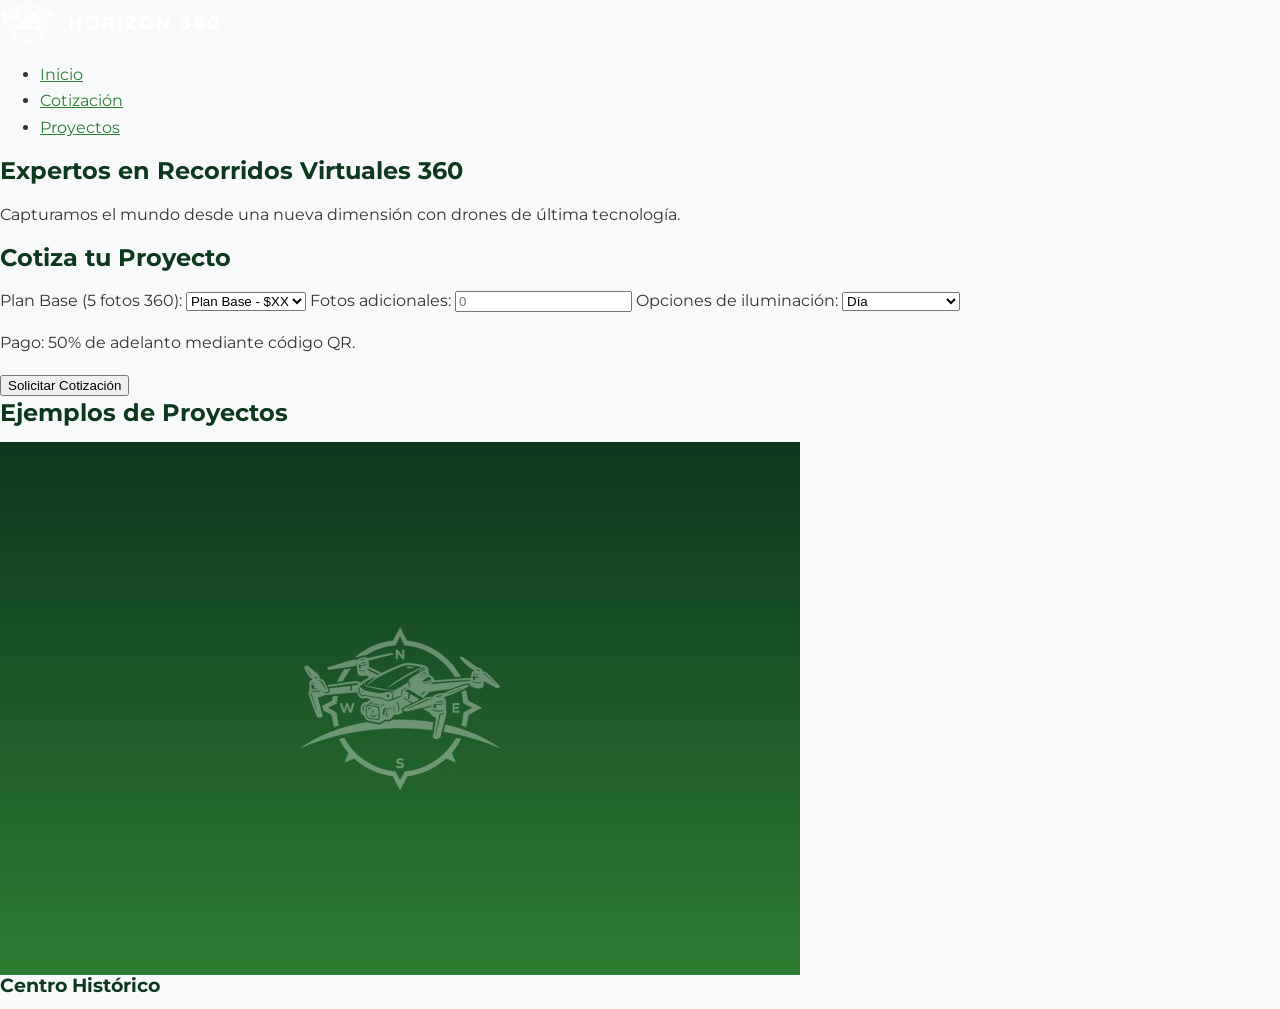
<file: index.HTML>
<!DOCTYPE html>
<html lang="es">
<head>
    <meta charset="UTF-8">
    <meta name="viewport" content="width=device-width, initial-scale=1.0">
    <title>Horizon 360 - Recorridos Virtuales</title>
    <link rel="stylesheet" href="style.css">
    <link href="https://fonts.googleapis.com/css2?family=Montserrat:wght@400;700&display=swap" rel="stylesheet">
</head>
<body>
    <header>
        <div class="logo">
            <img src="logo.png" alt="Horizon 360 Logo">
            <span>HORIZON 360</span>
        </div>
        <nav>
            <ul>
                <li><a href="#inicio">Inicio</a></li>
                <li><a href="#cotizacion">Cotización</a></li>
                <li><a href="#proyectos">Proyectos</a></li>
            </ul>
        </nav>
    </header>

    <main>
        <section id="inicio">
            <h1>Expertos en Recorridos Virtuales 360</h1>
            <p>Capturamos el mundo desde una nueva dimensión con drones de última tecnología.</p>
        </section>

        <section id="cotizacion">
            <h2>Cotiza tu Proyecto</h2>
            <form id="quote-form">
                <label for="plan">Plan Base (5 fotos 360):</label>
                <select id="plan" name="plan">
                    <option value="base">Plan Base - $XX</option>
                </select>

                <label for="extras">Fotos adicionales:</label>
                <input type="number" id="extras" name="extras" min="0" placeholder="0">

                <label for="time">Opciones de iluminación:</label>
                <select id="time" name="time">
                    <option value="day">Día</option>
                    <option value="sunrise">Amanecer (+$2)</option>
                    <option value="sunset">Atardecer (+$2)</option>
                    <option value="night">Noche (+$2)</option>
                </select>

                <p>Pago: 50% de adelanto mediante código QR.</p>
                <button type="submit">Solicitar Cotización</button>
            </form>
        </section>

        <section id="proyectos">
            <h2>Ejemplos de Proyectos</h2>
            <div class="project-grid">
                <div class="project-card">
                    <img src="proyecto1.jpg" alt="Centro Histórico">
                    <h3>Centro Histórico</h3>
                </div>
                <!-- Agrega más proyectos aquí -->
            </div>
        </section>
    </main>
</body>
</html>
</file>
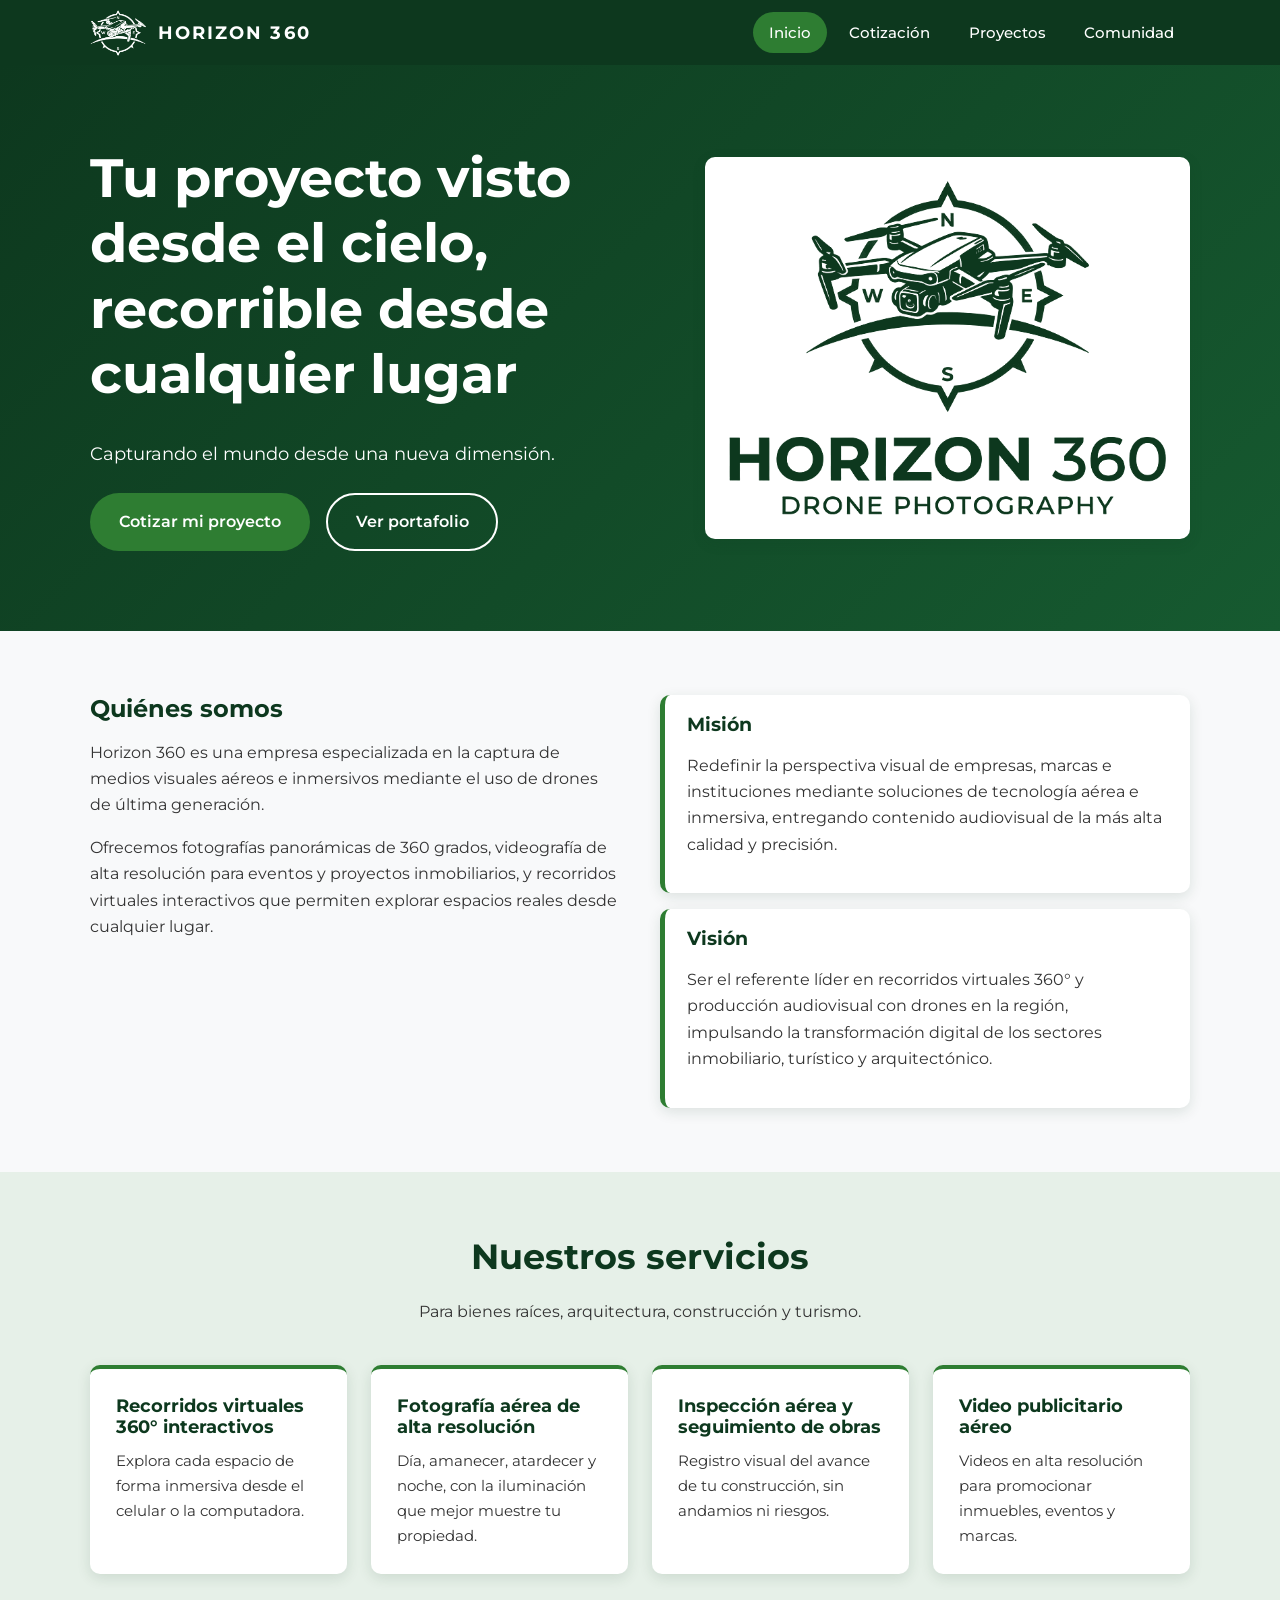
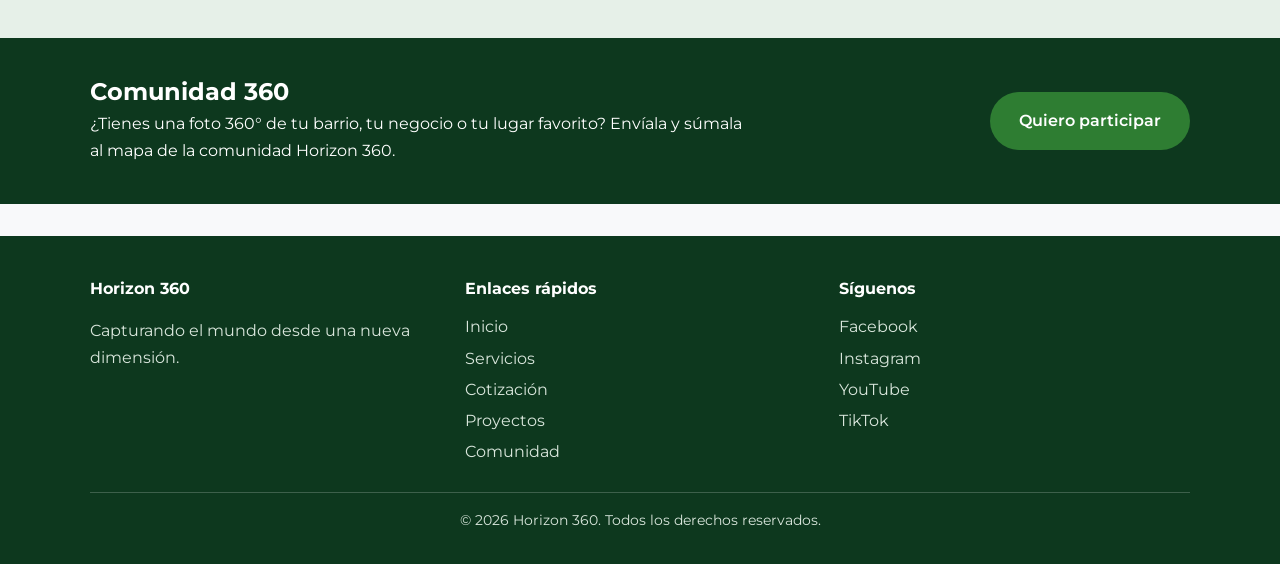
<file: index.html>
<!DOCTYPE html>
<html lang="es">
<head>
  <meta charset="UTF-8">
  <meta name="viewport" content="width=device-width, initial-scale=1">
  <title>Inicio | Horizon 360</title>
  <meta name="description" content="Horizon 360: fotografía y videografía aérea con dron y recorridos virtuales 360°.">
  <link rel="preconnect" href="https://fonts.googleapis.com">
  <link href="https://fonts.googleapis.com/css2?family=Montserrat:wght@400;500;600;700&display=swap" rel="stylesheet">
  <link rel="stylesheet" href="style.css">
  <link rel="stylesheet" href="comunidad.css">
</head>
<body>
  <!-- ===== HEADER (igual en todas las páginas) ===== -->
  <header class="header">
    <div class="contenedor header-inner">
      <a class="logo" href="index.html">
        <img src="img/logo.png" alt="Logo Horizon 360">
        <span>HORIZON 360</span>
      </a>
      <nav class="nav" aria-label="Navegación principal">
        <a href="index.html" class="activo" aria-current="page">Inicio</a>
        <a href="cotizacion.html">Cotización</a>
        <a href="proyectos.html">Proyectos</a>
        <a href="comunidad.html">Comunidad</a>
      </nav>
    </div>
  </header>

  <!-- ===== HERO ===== -->
  <section class="hero">
    <div class="contenedor hero-grid">
      <div>
        <h1>Tu proyecto visto desde el cielo, recorrible desde cualquier lugar</h1>
        <p>Capturando el mundo desde una nueva dimensión.</p>
        <div class="hero-botones">
          <a class="btn" href="cotizacion.html">Cotizar mi proyecto</a>
          <a class="btn btn-borde" href="proyectos.html">Ver portafolio</a>
        </div>
      </div>
      <div class="hero-logo"><img src="img/logo-completo.png" alt="Horizon 360 Drone Photography"></div>
    </div>
  </section>

  <!-- ===== SOBRE NOSOTROS ===== -->
  <section class="seccion" id="nosotros">
    <div class="contenedor nosotros-grid">
      <div>
        <h2>Quiénes somos</h2>
        <p>Horizon 360 es una empresa especializada en la captura de medios visuales aéreos e inmersivos mediante el uso de drones de última generación.</p>
        <p>Ofrecemos fotografías panorámicas de 360 grados, videografía de alta resolución para eventos y proyectos inmobiliarios, y recorridos virtuales interactivos que permiten explorar espacios reales desde cualquier lugar.</p>
      </div>
      <div class="mv">
        <article><h3>Misión</h3><p>Redefinir la perspectiva visual de empresas, marcas e instituciones mediante soluciones de tecnología aérea e inmersiva, entregando contenido audiovisual de la más alta calidad y precisión.</p></article>
        <article><h3>Visión</h3><p>Ser el referente líder en recorridos virtuales 360° y producción audiovisual con drones en la región, impulsando la transformación digital de los sectores inmobiliario, turístico y arquitectónico.</p></article>
      </div>
    </div>
  </section>

  <!-- ===== SERVICIOS ===== -->
  <section class="seccion servicios" id="servicios">
    <div class="contenedor">
      <h2 class="seccion-titulo">Nuestros servicios</h2>
      <p class="seccion-sub">Para bienes raíces, arquitectura, construcción y turismo.</p>
      <div class="grid-servicios">
        <article class="tarjeta"><h3>Recorridos virtuales 360° interactivos</h3><p>Explora cada espacio de forma inmersiva desde el celular o la computadora.</p></article>
        <article class="tarjeta"><h3>Fotografía aérea de alta resolución</h3><p>Día, amanecer, atardecer y noche, con la iluminación que mejor muestre tu propiedad.</p></article>
        <article class="tarjeta"><h3>Inspección aérea y seguimiento de obras</h3><p>Registro visual del avance de tu construcción, sin andamios ni riesgos.</p></article>
        <article class="tarjeta"><h3>Video publicitario aéreo</h3><p>Videos en alta resolución para promocionar inmuebles, eventos y marcas.</p></article>
      </div>
    </div>
  </section>

  <!-- ===== COMUNIDAD 360 ===== -->
  <section class="cm-teaser">
    <div class="contenedor cm-teaser-in">
      <div>
        <h2>Comunidad 360</h2>
        <p>¿Tienes una foto 360° de tu barrio, tu negocio o tu lugar favorito? Envíala y súmala al mapa de la comunidad Horizon 360.</p>
      </div>
      <a class="btn" href="comunidad.html#participar">Quiero participar</a>
    </div>
  </section>

  <!-- ===== FOOTER (igual en todas las páginas) ===== -->
  <footer class="footer">
    <div class="contenedor">
      <div class="footer-grid">
        <div><h4>Horizon 360</h4><p>Capturando el mundo desde una nueva dimensión.</p></div>
        <div><h4>Enlaces rápidos</h4>
          <a href="index.html">Inicio</a><a href="index.html#servicios">Servicios</a>
          <a href="cotizacion.html">Cotización</a><a href="proyectos.html">Proyectos</a><a href="comunidad.html">Comunidad</a></div>
        <div><h4>Síguenos</h4>
          <!-- Reemplaza # por tus enlaces reales -->
          <a href="#">Facebook</a><a href="#">Instagram</a><a href="#">YouTube</a><a href="#">TikTok</a></div>
      </div>
      <p class="footer-copy">&copy; 2026 Horizon 360. Todos los derechos reservados.</p>
    </div>
  </footer>
</body>
</html>
</file>
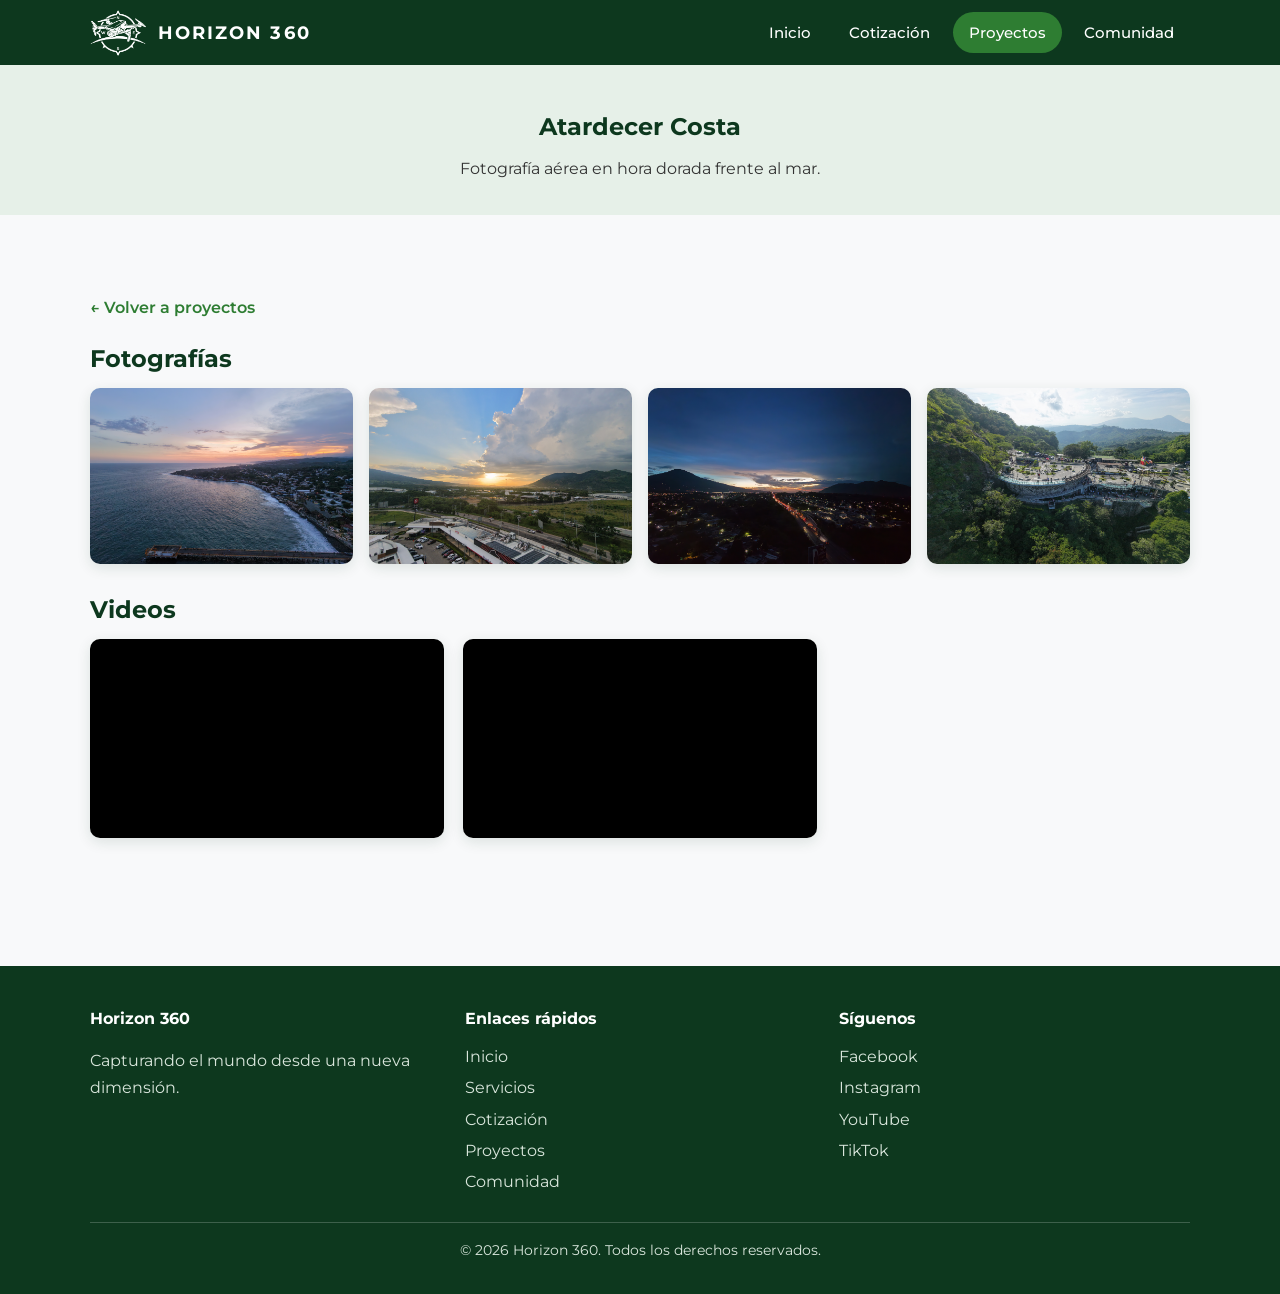
<file: atardecer-costa.html>
<!DOCTYPE html>
<html lang="es">
<head>
  <meta charset="UTF-8">
  <meta name="viewport" content="width=device-width, initial-scale=1">
  <title>Atardecer Costa | Horizon 360</title>
  <meta name="description" content="Horizon 360: fotografía y videografía aérea con dron y recorridos virtuales 360°.">
  <link rel="preconnect" href="https://fonts.googleapis.com">
  <link href="https://fonts.googleapis.com/css2?family=Montserrat:wght@400;500;600;700&display=swap" rel="stylesheet">
  <link rel="stylesheet" href="style.css">
</head>
<body>
  <!-- ===== HEADER (igual en todas las páginas) ===== -->
  <header class="header">
    <div class="contenedor header-inner">
      <a class="logo" href="index.html">
        <img src="img/logo.png" alt="Logo Horizon 360">
        <span>HORIZON 360</span>
      </a>
      <nav class="nav" aria-label="Navegación principal">
        <a href="index.html">Inicio</a>
        <a href="cotizacion.html">Cotización</a>
        <a href="proyectos.html" class="activo" aria-current="page">Proyectos</a>
        <a href="comunidad.html">Comunidad</a>
      </nav>
    </div>
  </header>

  <section class="pagina-titulo">
    <div class="contenedor">
      <h1>Atardecer Costa</h1>
      <p>Fotografía aérea en hora dorada frente al mar.</p>
    </div>
  </section>

  <section class="seccion">
    <div class="contenedor">
      <p><a class="volver" href="proyectos.html">&larr; Volver a proyectos</a></p>
      <div id="galeria-contenido"></div>
    </div>
  </section>

  <!-- ===== CONFIGURACIÓN DE LA GALERÍA =====
       1) Sube tus archivos a la carpeta indicada en "carpeta".
       2) Escribe aquí sus nombres entre comillas (minúsculas, sin espacios ni acentos).
       Ejemplo fotos:  fotos: ['foto1.jpg', 'foto2.jpg']
       Ejemplo videos: videos: ['video1.mp4']   |   YouTube: youtube: ['ID_DEL_VIDEO'] -->
  <script>
    window.GALERIA = {
      titulo: 'Atardecer Costa',
      carpeta: 'media/atardecer-costa/',
      fotos: ['foto1.jpg', 'foto2.jpg', 'foto3.jpg', 'foto4.jpg'],
      videos: [],
      youtube: ['cexIHI_fyU4', '9l4vB0CW72U']
    };
  </script>
  <script src="galeria.js"></script>

  <!-- ===== FOOTER (igual en todas las páginas) ===== -->
  <footer class="footer">
    <div class="contenedor">
      <div class="footer-grid">
        <div><h4>Horizon 360</h4><p>Capturando el mundo desde una nueva dimensión.</p></div>
        <div><h4>Enlaces rápidos</h4>
          <a href="index.html">Inicio</a><a href="index.html#servicios">Servicios</a>
          <a href="cotizacion.html">Cotización</a><a href="proyectos.html">Proyectos</a><a href="comunidad.html">Comunidad</a></div>
        <div><h4>Síguenos</h4>
          <!-- Reemplaza # por tus enlaces reales -->
          <a href="#">Facebook</a><a href="#">Instagram</a><a href="#">YouTube</a><a href="#">TikTok</a></div>
      </div>
      <p class="footer-copy">&copy; 2026 Horizon 360. Todos los derechos reservados.</p>
    </div>
  </footer>
</body>
</html>
</file>
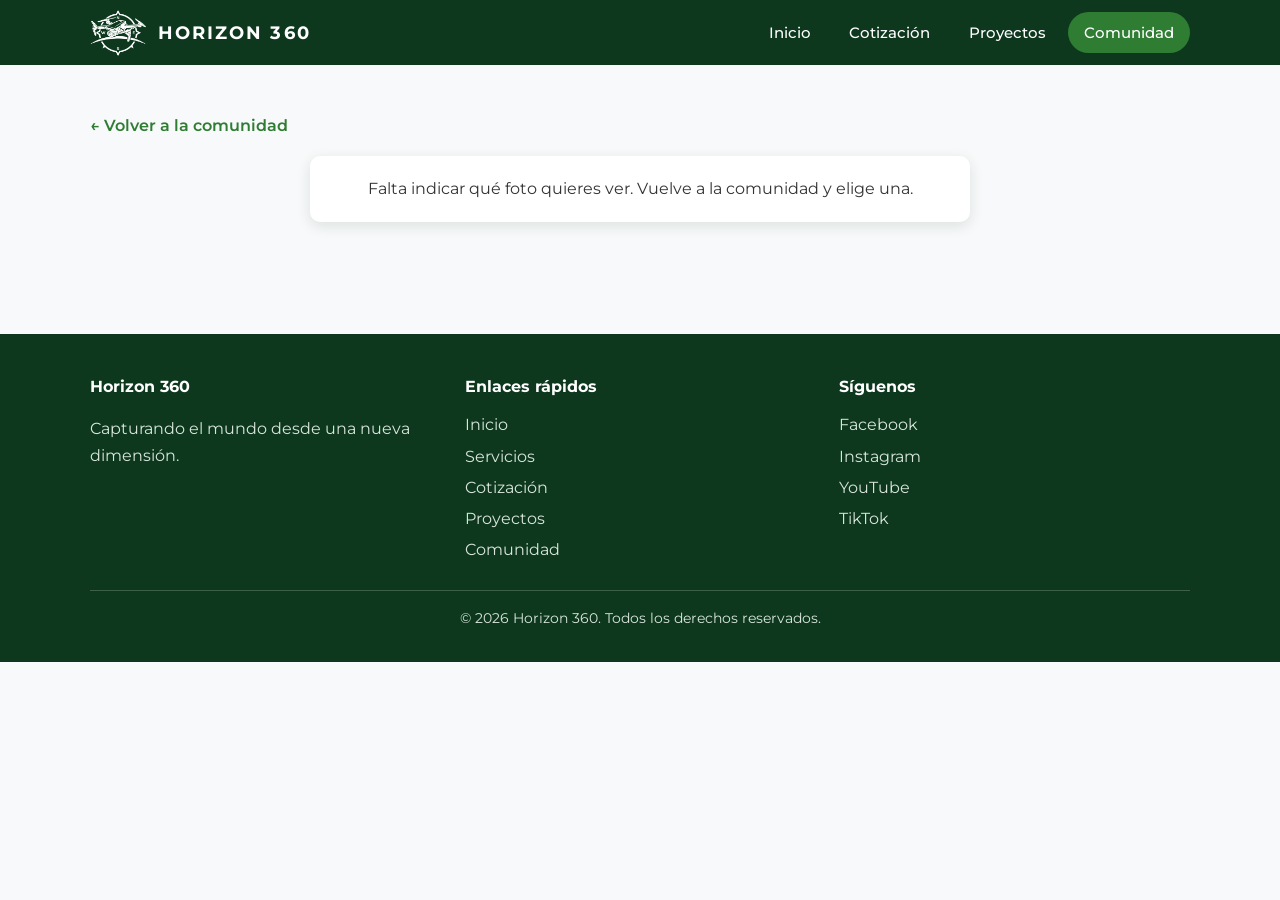
<file: foto360.html>
<!DOCTYPE html>
<html lang="es">
<head>
  <meta charset="UTF-8">
  <meta name="viewport" content="width=device-width, initial-scale=1">
  <title>Foto 360° | Comunidad 360 | Horizon 360</title>
  <meta name="description" content="Mira esta foto 360° de la comunidad Horizon 360: arrastra para mirar alrededor.">
  <link rel="preconnect" href="https://fonts.googleapis.com">
  <link href="https://fonts.googleapis.com/css2?family=Montserrat:wght@400;500;600;700&display=swap" rel="stylesheet">
  <link rel="stylesheet" href="style.css">
  <link rel="stylesheet" href="comunidad.css">
  <link rel="stylesheet" href="lib/pannellum/pannellum.css">
</head>
<body>
  <!-- ===== HEADER (igual en todas las páginas) ===== -->
  <header class="header">
    <div class="contenedor header-inner">
      <a class="logo" href="index.html">
        <img src="img/logo.png" alt="Logo Horizon 360">
        <span>HORIZON 360</span>
      </a>
      <nav class="nav" aria-label="Navegación principal">
        <a href="index.html">Inicio</a>
        <a href="cotizacion.html">Cotización</a>
        <a href="proyectos.html">Proyectos</a>
        <a href="comunidad.html" class="activo" aria-current="page">Comunidad</a>
      </nav>
    </div>
  </header>

  <section class="seccion cm-foto">
    <div class="contenedor">
      <p><a class="volver" href="comunidad.html#galeria">&larr; Volver a la comunidad</a></p>
      <div id="cm-error" class="cm-vacio" hidden></div>
      <div id="cm-contenido" hidden>
        <h1 id="f-titulo" class="cm-titulo"></h1>
        <p id="f-meta" class="cm-meta"></p>
        <div class="cm-visor-caja"><div id="visor" aria-label="Foto 360°. Arrastra para mirar alrededor."></div></div>
        <p class="cm-ayuda">Arrastra para mirar alrededor. Con dos dedos o la rueda del mouse haces zoom. Usa el botón de pantalla completa para verla mejor.</p>
        <div class="cm-acciones">
          <button type="button" class="btn" id="f-compartir">Compartir</button>
          <a class="btn btn-sec" id="f-mapa" href="#" target="_blank" rel="noopener" hidden>Ver ubicación en el mapa</a>
          <a class="btn btn-sec" href="comunidad.html#participar">Quiero aportar la mía</a>
          <span id="f-aviso" class="cm-aviso" role="status"></span>
        </div>
        <div class="cm-nav" id="f-nav"></div>
      </div>
    </div>
  </section>

  <script src="lib/pannellum/pannellum.js"></script>
  <script src="foto360.js"></script>

  <!-- ===== FOOTER (igual en todas las páginas) ===== -->
  <footer class="footer">
    <div class="contenedor">
      <div class="footer-grid">
        <div><h4>Horizon 360</h4><p>Capturando el mundo desde una nueva dimensión.</p></div>
        <div><h4>Enlaces rápidos</h4>
          <a href="index.html">Inicio</a><a href="index.html#servicios">Servicios</a>
          <a href="cotizacion.html">Cotización</a><a href="proyectos.html">Proyectos</a><a href="comunidad.html">Comunidad</a></div>
        <div><h4>Síguenos</h4>
          <!-- Reemplaza # por tus enlaces reales -->
          <a href="#">Facebook</a><a href="#">Instagram</a><a href="#">YouTube</a><a href="#">TikTok</a></div>
      </div>
      <p class="footer-copy">&copy; 2026 Horizon 360. Todos los derechos reservados.</p>
    </div>
  </footer>
</body>
</html>
</file>
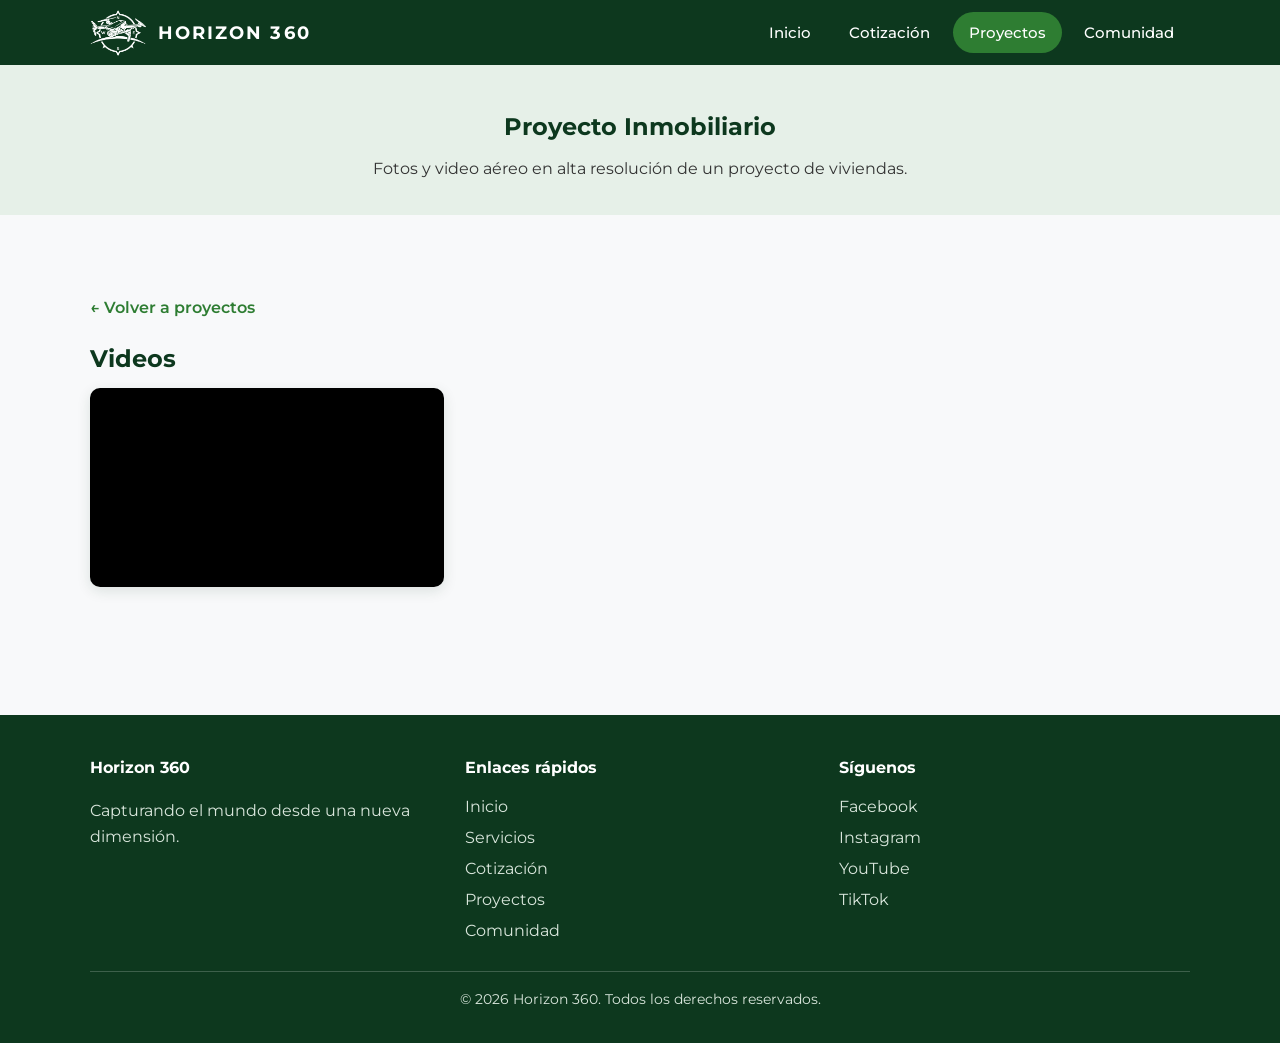
<file: inmobiliario.html>
<!DOCTYPE html>
<html lang="es">
<head>
  <meta charset="UTF-8">
  <meta name="viewport" content="width=device-width, initial-scale=1">
  <title>Proyecto Inmobiliario | Horizon 360</title>
  <meta name="description" content="Horizon 360: fotografía y videografía aérea con dron y recorridos virtuales 360°.">
  <link rel="preconnect" href="https://fonts.googleapis.com">
  <link href="https://fonts.googleapis.com/css2?family=Montserrat:wght@400;500;600;700&display=swap" rel="stylesheet">
  <link rel="stylesheet" href="style.css">
</head>
<body>
  <!-- ===== HEADER (igual en todas las páginas) ===== -->
  <header class="header">
    <div class="contenedor header-inner">
      <a class="logo" href="index.html">
        <img src="img/logo.png" alt="Logo Horizon 360">
        <span>HORIZON 360</span>
      </a>
      <nav class="nav" aria-label="Navegación principal">
        <a href="index.html">Inicio</a>
        <a href="cotizacion.html">Cotización</a>
        <a href="proyectos.html" class="activo" aria-current="page">Proyectos</a>
        <a href="comunidad.html">Comunidad</a>
      </nav>
    </div>
  </header>

  <section class="pagina-titulo">
    <div class="contenedor">
      <h1>Proyecto Inmobiliario</h1>
      <p>Fotos y video aéreo en alta resolución de un proyecto de viviendas.</p>
    </div>
  </section>

  <section class="seccion">
    <div class="contenedor">
      <p><a class="volver" href="proyectos.html">&larr; Volver a proyectos</a></p>
      <div id="galeria-contenido"></div>
    </div>
  </section>

  <!-- ===== CONFIGURACIÓN DE LA GALERÍA =====
       1) Sube tus archivos a la carpeta indicada en "carpeta".
       2) Escribe aquí sus nombres entre comillas (minúsculas, sin espacios ni acentos).
       Ejemplo fotos:  fotos: ['foto1.jpg', 'foto2.jpg']
       Ejemplo videos: videos: ['video1.mp4']   |   YouTube: youtube: ['ID_DEL_VIDEO'] -->
  <script>
    window.GALERIA = {
      titulo: 'Proyecto Inmobiliario',
      carpeta: 'media/inmobiliario/',
      fotos: [],
      videos: [],
      youtube: ['v85TRI5l8tQ']
    };
  </script>
  <script src="galeria.js"></script>

  <!-- ===== FOOTER (igual en todas las páginas) ===== -->
  <footer class="footer">
    <div class="contenedor">
      <div class="footer-grid">
        <div><h4>Horizon 360</h4><p>Capturando el mundo desde una nueva dimensión.</p></div>
        <div><h4>Enlaces rápidos</h4>
          <a href="index.html">Inicio</a><a href="index.html#servicios">Servicios</a>
          <a href="cotizacion.html">Cotización</a><a href="proyectos.html">Proyectos</a><a href="comunidad.html">Comunidad</a></div>
        <div><h4>Síguenos</h4>
          <!-- Reemplaza # por tus enlaces reales -->
          <a href="#">Facebook</a><a href="#">Instagram</a><a href="#">YouTube</a><a href="#">TikTok</a></div>
      </div>
      <p class="footer-copy">&copy; 2026 Horizon 360. Todos los derechos reservados.</p>
    </div>
  </footer>
</body>
</html>
</file>
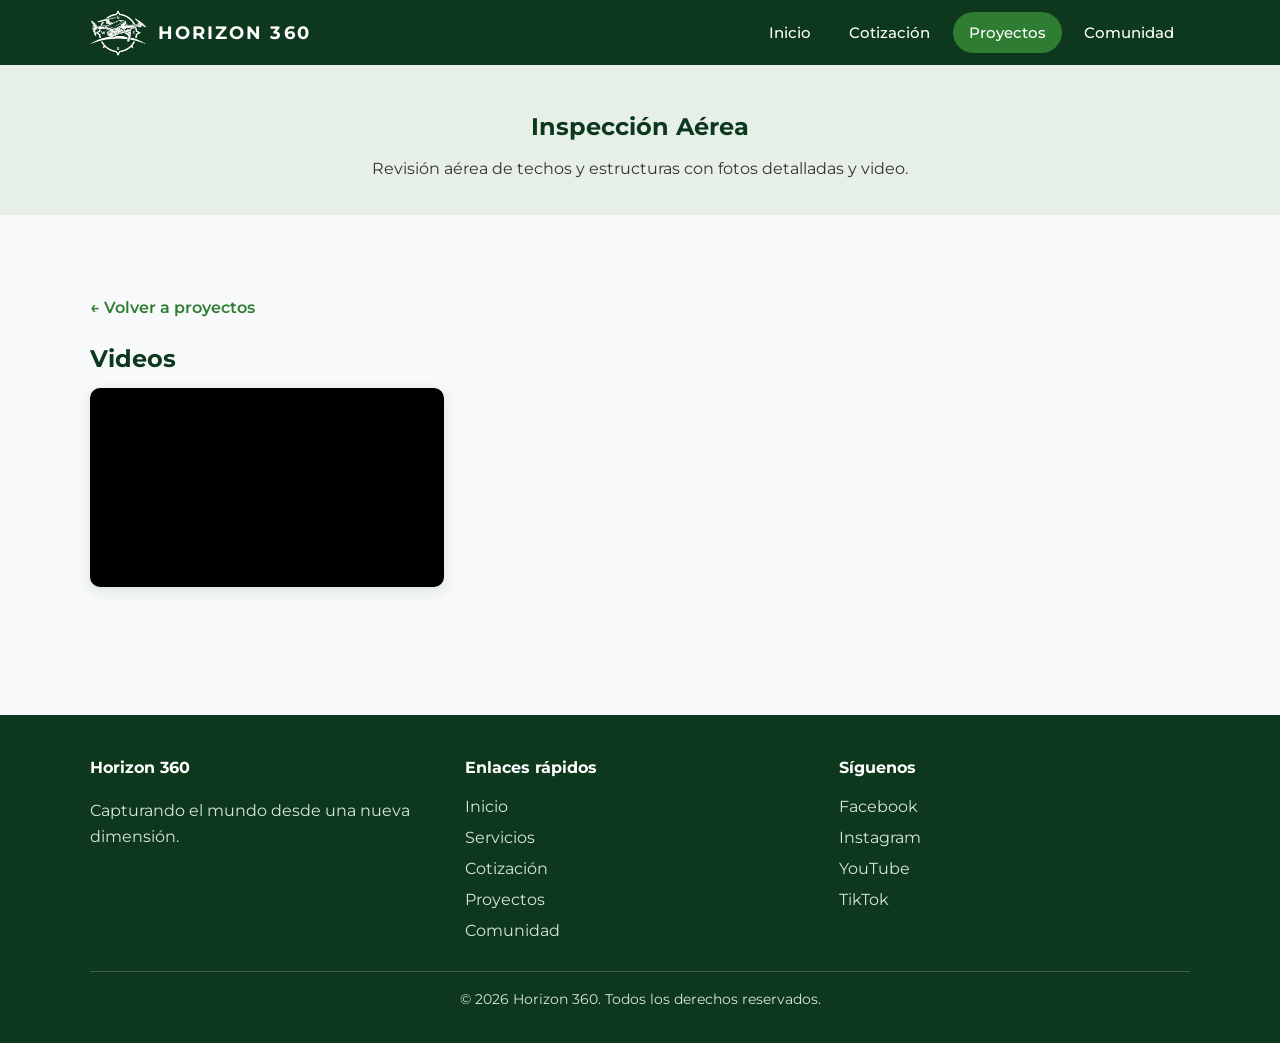
<file: inspeccion-aerea.html>
<!DOCTYPE html>
<html lang="es">
<head>
  <meta charset="UTF-8">
  <meta name="viewport" content="width=device-width, initial-scale=1">
  <title>Inspección Aérea | Horizon 360</title>
  <meta name="description" content="Horizon 360: fotografía y videografía aérea con dron y recorridos virtuales 360°.">
  <link rel="preconnect" href="https://fonts.googleapis.com">
  <link href="https://fonts.googleapis.com/css2?family=Montserrat:wght@400;500;600;700&display=swap" rel="stylesheet">
  <link rel="stylesheet" href="style.css">
</head>
<body>
  <!-- ===== HEADER (igual en todas las páginas) ===== -->
  <header class="header">
    <div class="contenedor header-inner">
      <a class="logo" href="index.html">
        <img src="img/logo.png" alt="Logo Horizon 360">
        <span>HORIZON 360</span>
      </a>
      <nav class="nav" aria-label="Navegación principal">
        <a href="index.html">Inicio</a>
        <a href="cotizacion.html">Cotización</a>
        <a href="proyectos.html" class="activo" aria-current="page">Proyectos</a>
        <a href="comunidad.html">Comunidad</a>
      </nav>
    </div>
  </header>

  <section class="pagina-titulo">
    <div class="contenedor">
      <h1>Inspección Aérea</h1>
      <p>Revisión aérea de techos y estructuras con fotos detalladas y video.</p>
    </div>
  </section>

  <section class="seccion">
    <div class="contenedor">
      <p><a class="volver" href="proyectos.html">&larr; Volver a proyectos</a></p>
      <div id="galeria-contenido"></div>
    </div>
  </section>

  <!-- ===== CONFIGURACIÓN DE LA GALERÍA =====
       1) Sube tus archivos a la carpeta indicada en "carpeta".
       2) Escribe aquí sus nombres entre comillas (minúsculas, sin espacios ni acentos).
       Ejemplo fotos:  fotos: ['foto1.jpg', 'foto2.jpg']
       Ejemplo videos: videos: ['video1.mp4']   |   YouTube: youtube: ['ID_DEL_VIDEO'] -->
  <script>
    window.GALERIA = {
      titulo: 'Inspección Aérea',
      carpeta: 'media/inspeccion-aerea/',
      fotos: [],
      videos: [],
      youtube: ['HVEV6ZLNddE']
    };
  </script>
  <script src="galeria.js"></script>

  <!-- ===== FOOTER (igual en todas las páginas) ===== -->
  <footer class="footer">
    <div class="contenedor">
      <div class="footer-grid">
        <div><h4>Horizon 360</h4><p>Capturando el mundo desde una nueva dimensión.</p></div>
        <div><h4>Enlaces rápidos</h4>
          <a href="index.html">Inicio</a><a href="index.html#servicios">Servicios</a>
          <a href="cotizacion.html">Cotización</a><a href="proyectos.html">Proyectos</a><a href="comunidad.html">Comunidad</a></div>
        <div><h4>Síguenos</h4>
          <!-- Reemplaza # por tus enlaces reales -->
          <a href="#">Facebook</a><a href="#">Instagram</a><a href="#">YouTube</a><a href="#">TikTok</a></div>
      </div>
      <p class="footer-copy">&copy; 2026 Horizon 360. Todos los derechos reservados.</p>
    </div>
  </footer>
</body>
</html>
</file>
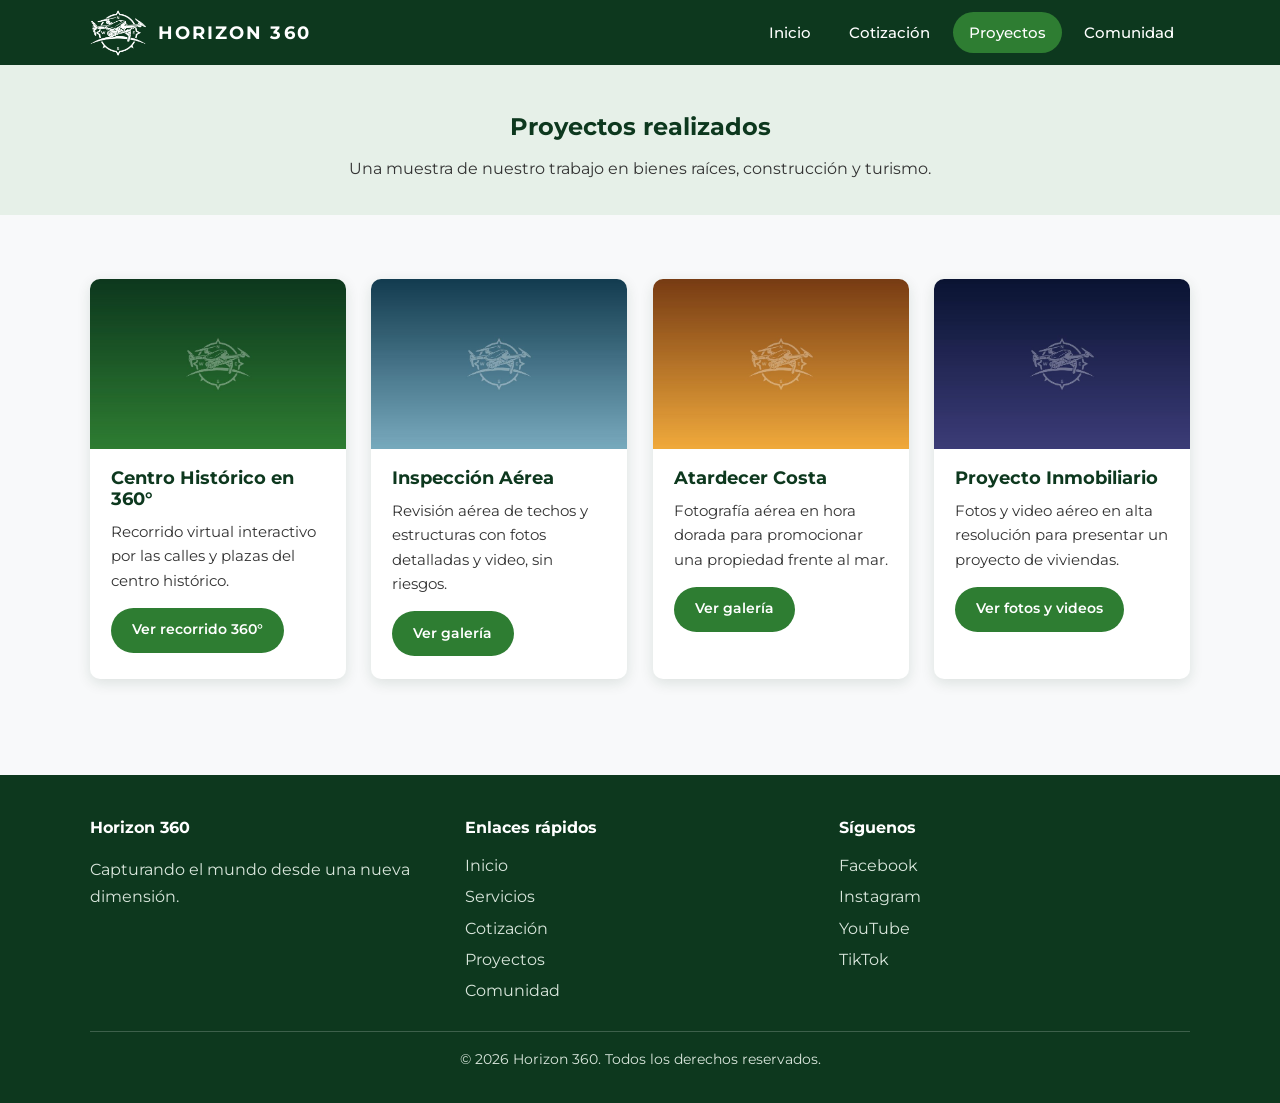
<file: proyectos.html>
<!DOCTYPE html>
<html lang="es">
<head>
  <meta charset="UTF-8">
  <meta name="viewport" content="width=device-width, initial-scale=1">
  <title>Proyectos | Horizon 360</title>
  <meta name="description" content="Horizon 360: fotografía y videografía aérea con dron y recorridos virtuales 360°.">
  <link rel="preconnect" href="https://fonts.googleapis.com">
  <link href="https://fonts.googleapis.com/css2?family=Montserrat:wght@400;500;600;700&display=swap" rel="stylesheet">
  <link rel="stylesheet" href="style.css">
</head>
<body>
  <!-- ===== HEADER (igual en todas las páginas) ===== -->
  <header class="header">
    <div class="contenedor header-inner">
      <a class="logo" href="index.html">
        <img src="img/logo.png" alt="Logo Horizon 360">
        <span>HORIZON 360</span>
      </a>
      <nav class="nav" aria-label="Navegación principal">
        <a href="index.html">Inicio</a>
        <a href="cotizacion.html">Cotización</a>
        <a href="proyectos.html" class="activo" aria-current="page">Proyectos</a>
        <a href="comunidad.html">Comunidad</a>
      </nav>
    </div>
  </header>

  <section class="pagina-titulo">
    <div class="contenedor">
      <h1>Proyectos realizados</h1>
      <p>Una muestra de nuestro trabajo en bienes raíces, construcción y turismo.</p>
    </div>
  </section>

  <section class="seccion">
    <div class="contenedor">
      <!-- Para usar tus fotos reales, reemplaza img/proyecto1.jpg ... proyecto4.jpg conservando el nombre -->
      <div class="galeria">
        <article class="proyecto"><a href="centro-historico.html" target="_blank" rel="noopener" aria-label="Centro Histórico en 360°"><img src="img/proyecto1.jpg" alt="Centro Histórico en 360°" loading="lazy"></a><div><h3>Centro Histórico en 360°</h3><p>Recorrido virtual interactivo por las calles y plazas del centro histórico.</p><a class="btn" href="centro-historico.html" target="_blank" rel="noopener">Ver recorrido 360°</a></div></article>
        <article class="proyecto"><a href="inspeccion-aerea.html" aria-label="Inspección Aérea"><img src="img/proyecto2.jpg" alt="Inspección Aérea" loading="lazy"></a><div><h3>Inspección Aérea</h3><p>Revisión aérea de techos y estructuras con fotos detalladas y video, sin riesgos.</p><a class="btn" href="inspeccion-aerea.html">Ver galería</a></div></article>
        <article class="proyecto"><a href="atardecer-costa.html" aria-label="Atardecer Costa"><img src="img/proyecto3.jpg" alt="Atardecer Costa" loading="lazy"></a><div><h3>Atardecer Costa</h3><p>Fotografía aérea en hora dorada para promocionar una propiedad frente al mar.</p><a class="btn" href="atardecer-costa.html">Ver galería</a></div></article>
        <article class="proyecto"><a href="inmobiliario.html" aria-label="Proyecto Inmobiliario"><img src="img/proyecto4.jpg" alt="Proyecto Inmobiliario" loading="lazy"></a><div><h3>Proyecto Inmobiliario</h3><p>Fotos y video aéreo en alta resolución para presentar un proyecto de viviendas.</p><a class="btn" href="inmobiliario.html">Ver fotos y videos</a></div></article>
      </div>
    </div>
  </section>

  <!-- ===== FOOTER (igual en todas las páginas) ===== -->
  <footer class="footer">
    <div class="contenedor">
      <div class="footer-grid">
        <div><h4>Horizon 360</h4><p>Capturando el mundo desde una nueva dimensión.</p></div>
        <div><h4>Enlaces rápidos</h4>
          <a href="index.html">Inicio</a><a href="index.html#servicios">Servicios</a>
          <a href="cotizacion.html">Cotización</a><a href="proyectos.html">Proyectos</a><a href="comunidad.html">Comunidad</a></div>
        <div><h4>Síguenos</h4>
          <!-- Reemplaza # por tus enlaces reales -->
          <a href="#">Facebook</a><a href="#">Instagram</a><a href="#">YouTube</a><a href="#">TikTok</a></div>
      </div>
      <p class="footer-copy">&copy; 2026 Horizon 360. Todos los derechos reservados.</p>
    </div>
  </footer>
</body>
</html>
</file>
<file: style.css>
/* ==========================================================
   HORIZON 360 - Hoja de estilos global (style.css)
   Colores tomados del logo: verde oscuro + verde acento
   ========================================================== */
:root {
  --verde-oscuro: #0d381e;   /* header, footer, títulos */
  --verde: #2e7d32;          /* acentos y botones */
  --verde-claro: #e6f0e8;    /* fondos suaves */
  --dorado: #d4a63a;         /* detalle de hora dorada */
  --fondo: #f8f9fa;
  --texto: #333333;
  --blanco: #ffffff;
  --radio: 10px;
  --sombra: 0 4px 14px rgba(13, 56, 30, .12);
}

/* ---------- Base ---------- */
*, *::before, *::after { box-sizing: border-box; }
html { scroll-behavior: smooth; }
body {
  margin: 0;
  font-family: 'Montserrat', 'Roboto', Arial, sans-serif;
  color: var(--texto);
  background: var(--fondo);
  line-height: 1.65;
}
img { max-width: 100%; display: block; }
a { color: var(--verde); }
h1, h2, h3 { color: var(--verde-oscuro); line-height: 1.2; margin: 0 0 .6em; }
.contenedor { width: min(1100px, 92%); margin-inline: auto; }
.seccion { padding: 4rem 0; }
.seccion-titulo { text-align: center; font-size: clamp(1.6rem, 3vw, 2.2rem); }
.seccion-sub { text-align: center; max-width: 60ch; margin: 0 auto 2.5rem; }

/* Foco visible para teclado */
a:focus-visible, button:focus-visible, input:focus-visible,
select:focus-visible, textarea:focus-visible {
  outline: 3px solid var(--dorado); outline-offset: 2px;
}

/* ---------- Header ---------- */
.header { background: var(--verde-oscuro); position: sticky; top: 0; z-index: 10; }
.header-inner {
  display: flex; align-items: center; justify-content: space-between;
  gap: 1rem; padding: .6rem 0; flex-wrap: wrap;
}
.logo { display: flex; align-items: center; gap: .7rem; text-decoration: none; }
.logo img { height: 46px; width: auto; }
.logo span { color: var(--blanco); font-weight: 700; letter-spacing: .12em; font-size: 1.1rem; }
.nav { display: flex; gap: .4rem; flex-wrap: wrap; justify-content: center; }
.nav a {
  color: var(--blanco); text-decoration: none; padding: .5rem 1rem;
  border-radius: 999px; font-weight: 500; font-size: .95rem;
  transition: background .2s;
}
.nav a:hover { background: rgba(255,255,255,.14); }
.nav a.activo { background: var(--verde); }   /* página actual */

/* ---------- Hero ---------- */
.hero {
  background: linear-gradient(135deg, var(--verde-oscuro) 0%, #165a30 100%);
  color: var(--blanco); padding: 5rem 0;
}
.hero-grid { display: grid; grid-template-columns: 1.2fr 1fr; gap: 2rem; align-items: center; }
.hero h1 { color: var(--blanco); font-size: clamp(2rem, 5vw, 3.4rem); }
.hero p { font-size: 1.15rem; max-width: 46ch; }
.hero-logo { background: var(--blanco); border-radius: var(--radio); padding: 1.5rem; box-shadow: var(--sombra); }
.hero-botones { display: flex; gap: 1rem; flex-wrap: wrap; margin-top: 1.5rem; }

/* ---------- Botones ---------- */
.btn {
  display: inline-block; padding: .85rem 1.7rem; border-radius: 999px;
  font-weight: 600; text-decoration: none; border: 2px solid transparent;
  background: var(--verde); color: var(--blanco); cursor: pointer;
  font-family: inherit; font-size: 1rem; transition: transform .15s, background .2s;
}
.btn:hover { background: #256528; transform: translateY(-2px); }
.btn-borde { background: transparent; border-color: var(--blanco); }
.btn-borde:hover { background: rgba(255,255,255,.15); }

/* ---------- Sobre nosotros ---------- */
.nosotros-grid { display: grid; grid-template-columns: 1fr 1fr; gap: 2.5rem; align-items: start; }
.mv { display: grid; gap: 1rem; }
.mv article {
  background: var(--blanco); border-left: 5px solid var(--verde);
  padding: 1.2rem 1.4rem; border-radius: var(--radio); box-shadow: var(--sombra);
}
.mv h3 { margin-bottom: .3em; }

/* ---------- Servicios ---------- */
.servicios { background: var(--verde-claro); }
.grid-servicios { display: grid; grid-template-columns: repeat(auto-fit, minmax(230px, 1fr)); gap: 1.5rem; }
.tarjeta {
  background: var(--blanco); padding: 1.6rem; border-radius: var(--radio);
  box-shadow: var(--sombra); border-top: 4px solid var(--verde);
}
.tarjeta h3 { font-size: 1.1rem; }
.tarjeta p { margin: 0; font-size: .95rem; }

/* ---------- Páginas internas ---------- */
.pagina-titulo { background: var(--verde-claro); padding: 3rem 0 2rem; text-align: center; }
.pagina-titulo p { max-width: 62ch; margin: 0 auto; }

/* ---------- Formulario ---------- */
.formulario {
  background: var(--blanco); padding: 2rem; border-radius: var(--radio);
  box-shadow: var(--sombra); max-width: 720px; margin: 0 auto; display: grid; gap: 1.2rem;
}
.campo { display: grid; gap: .35rem; }
.campo label { font-weight: 600; color: var(--verde-oscuro); }
.campo input, .campo select, .campo textarea {
  padding: .7rem .8rem; border: 1px solid #c5cdc7; border-radius: 8px;
  font-family: inherit; font-size: 1rem; width: 100%;
}
.pago {
  background: var(--verde-claro); border-left: 5px solid var(--dorado);
  padding: 1.2rem 1.4rem; border-radius: var(--radio);
  display: flex; gap: 1.2rem; align-items: center; flex-wrap: wrap;
}
.pago h3 { margin-bottom: .3em; }
.pago p { margin: 0; flex: 1 1 260px; }
.qr-caja {
  width: 130px; height: 130px; border: 2px dashed var(--verde); border-radius: 8px;
  display: grid; place-items: center; text-align: center; font-size: .8rem;
  background: var(--blanco); color: var(--verde-oscuro);
}
.estimado {
  background: var(--verde-oscuro); color: var(--blanco); padding: 1rem 1.4rem;
  border-radius: var(--radio); display: flex; justify-content: space-between; flex-wrap: wrap; gap: .5rem;
}
.estimado strong { font-size: 1.3rem; }

/* ---------- Galería ---------- */
.galeria { display: grid; grid-template-columns: repeat(auto-fit, minmax(250px, 1fr)); gap: 1.6rem; }
.proyecto { background: var(--blanco); border-radius: var(--radio); overflow: hidden; box-shadow: var(--sombra); }
.proyecto img { width: 100%; aspect-ratio: 3 / 2; object-fit: cover; }
.proyecto div { padding: 1.1rem 1.3rem 1.4rem; }
.proyecto h3 { font-size: 1.1rem; }
.proyecto p { margin: 0; font-size: .93rem; }

/* ---------- Footer ---------- */
.footer { background: var(--verde-oscuro); color: #d9e6dc; padding: 2.5rem 0 1.2rem; margin-top: 2rem; }
.footer-grid { display: grid; grid-template-columns: repeat(auto-fit, minmax(200px, 1fr)); gap: 1.5rem; }
.footer h4 { color: var(--blanco); margin: 0 0 .6rem; }
.footer a { color: #d9e6dc; text-decoration: none; display: block; padding: .15rem 0; }
.footer a:hover { color: var(--blanco); text-decoration: underline; }
.footer-copy { text-align: center; border-top: 1px solid rgba(255,255,255,.2); margin-top: 1.5rem; padding-top: 1rem; font-size: .85rem; }

/* ---------- Responsivo ---------- */
@media (max-width: 800px) {
  .hero-grid, .nosotros-grid { grid-template-columns: 1fr; }
  .hero { padding: 3rem 0; }
  .header-inner { justify-content: center; }
}
@media (max-width: 600px) {
  /* Encabezado compacto en celular: logo arriba y menú en UNA sola línea */
  .header { position: static; }  /* no se queda fijo: más espacio para leer */
  .header-inner { gap: .25rem; padding: .35rem 0 .45rem; }
  .logo img { height: 34px; }
  .logo span { font-size: .95rem; }
  .nav { flex-wrap: nowrap; gap: .1rem; width: 100%; justify-content: space-between; }
  .nav a { padding: .4rem .5rem; font-size: .8rem; white-space: nowrap; }
}
@media (prefers-reduced-motion: reduce) {
  html { scroll-behavior: auto; } .btn { transition: none; }
}

/* ---------- Cotizador (v2) ---------- */
.formulario fieldset { border: 1px solid #d5ddd7; border-radius: var(--radio); padding: 1.2rem; display: grid; gap: 1rem; margin: 0; }
.formulario legend { font-weight: 700; color: var(--verde-oscuro); padding: 0 .5rem; }
.nota { margin: 0; font-size: .9rem; }
.checks { display: grid; grid-template-columns: repeat(auto-fit, minmax(160px, 1fr)); gap: .6rem; }
.checks label {
  display: flex; align-items: center; gap: .6rem; padding: .7rem .9rem;
  border: 1px solid #c5cdc7; border-radius: 8px; cursor: pointer; background: var(--fondo);
}
.checks input { width: 1.15rem; height: 1.15rem; accent-color: var(--verde); }
.checks label:has(input:checked) { border-color: var(--verde); background: var(--verde-claro); }
.campo input:disabled { background: #eceeed; cursor: not-allowed; }
.estimado { flex-direction: column; }
.estimado ul { list-style: none; margin: 0; padding: 0; display: grid; gap: .3rem; font-size: .92rem; }
.estimado li, .total-fila { display: flex; justify-content: space-between; gap: 1rem; }
.total-fila { border-top: 1px solid rgba(255,255,255,.25); padding-top: .5rem; }
.total-fila.anticipo strong { color: var(--dorado); }
.qr-img { background: var(--blanco); border-radius: 8px; padding: 6px; border: 1px solid #c5cdc7; }
#mensaje { margin: 0; font-weight: 600; }
#mensaje.ok { color: var(--verde); }
#mensaje.error { color: #b3261e; }
.btn:disabled { opacity: .6; cursor: wait; }

/* ---------- Horarios por cantidad y mapa ---------- */
.slots { display: grid; grid-template-columns: repeat(auto-fit, minmax(190px, 1fr)); gap: 1rem; }
#mapa { height: 330px; border-radius: var(--radio); border: 1px solid #c5cdc7; isolation: isolate; display: grid; place-items: center; text-align: center; }
.mapa-botones { display: flex; align-items: center; gap: 1rem; flex-wrap: wrap; margin-top: .5rem; }
#coords { font-size: .9rem; }
.btn-sec { background: var(--verde-oscuro); padding: .6rem 1.1rem; font-size: .9rem; }

/* ---------- Ajustes v3 ---------- */
.slots { grid-template-columns: repeat(auto-fit, minmax(150px, 1fr)); align-items: end; }
.slots[hidden] { display: none; }
.slots .campo { grid-template-rows: 1fr auto; }      /* etiquetas de cualquier largo: cajas siempre alineadas */
.slots .campo label { align-self: end; font-size: .9rem; }
.campo input[type=number], .slots input { height: 3rem; }
.aviso { background: #fff8e6; border-left: 5px solid var(--dorado); padding: .7rem 1rem; border-radius: 8px; }
.proyecto a.btn { margin-top: .9rem; padding: .55rem 1.2rem; font-size: .9rem; }
.proyecto > a { display: block; }

/* ---------- Galerías de proyecto ---------- */
.volver { font-weight: 600; text-decoration: none; }
.volver:hover { text-decoration: underline; }
.galeria-titulo { margin-top: 1.5rem; }
.media-grid { display: grid; grid-template-columns: repeat(auto-fill, minmax(240px, 1fr)); gap: 1rem; margin-bottom: 2rem; }
.media-item { padding: 0; border: 0; background: none; border-radius: var(--radio); overflow: hidden; cursor: zoom-in; box-shadow: var(--sombra); }
.media-item img { width: 100%; aspect-ratio: 3 / 2; object-fit: cover; transition: transform .25s; }
.media-item:hover img { transform: scale(1.04); }
.video-grid { display: grid; grid-template-columns: repeat(auto-fill, minmax(320px, 1fr)); gap: 1.2rem; margin-bottom: 2rem; }
.video-grid video, .video-grid iframe { width: 100%; aspect-ratio: 16 / 9; border: 0; border-radius: var(--radio); background: #000; box-shadow: var(--sombra); }
.vacio { text-align: center; background: var(--blanco); padding: 3rem 1rem; border-radius: var(--radio); box-shadow: var(--sombra); }
.lightbox { position: fixed; inset: 0; background: rgba(0,0,0,.92); z-index: 100; display: grid; place-items: center; }
.lightbox[hidden] { display: none; }
.lightbox img { max-width: 92vw; max-height: 88vh; border-radius: 6px; }
.lb-btn { position: absolute; background: rgba(255,255,255,.15); color: #fff; border: 0; border-radius: 50%; width: 3rem; height: 3rem; font-size: 1.8rem; cursor: pointer; }
.lb-btn:hover { background: rgba(255,255,255,.3); }
.lb-cerrar { top: 1rem; right: 1rem; }
.lb-ant { left: 1rem; top: 50%; } .lb-sig { right: 1rem; top: 50%; }
</file>
<file: comunidad.css>
/* Comunidad 360 */
[hidden] { display: none !important; }
.cm-pasos { list-style: none; counter-reset: paso; padding: 0; margin: 0 0 2.5rem; display: grid; grid-template-columns: repeat(auto-fit, minmax(240px, 1fr)); gap: 1.25rem; }
.cm-pasos li { counter-increment: paso; background: var(--blanco); border-radius: var(--radio); box-shadow: var(--sombra); padding: 1.4rem 1.3rem 1.3rem; position: relative; }
.cm-pasos li::before { content: counter(paso); display: inline-flex; align-items: center; justify-content: center; width: 2.2rem; height: 2.2rem; border-radius: 50%; background: var(--verde); color: #fff; font-weight: 700; margin-bottom: .6rem; }
.cm-pasos h3 { font-size: 1.1rem; }
.cm-pasos p { margin: 0; }
.cm-participar { display: grid; grid-template-columns: repeat(auto-fit, minmax(280px, 1fr)); gap: 1.25rem; align-items: stretch; }
.cm-cta, .cm-reglas { background: var(--blanco); border-radius: var(--radio); box-shadow: var(--sombra); padding: 1.5rem; }
.cm-cta { border-top: 4px solid var(--dorado); }
.cm-nota { font-size: .88rem; margin: 1rem 0 0; opacity: .85; }
.cm-reglas ul { margin: 0; padding-left: 1.2rem; }
.cm-reglas li { margin-bottom: .45rem; }

.cm-mapa { height: clamp(300px, 50vh, 480px); border-radius: var(--radio); box-shadow: var(--sombra); margin-bottom: 1.75rem; z-index: 0; }
.cm-grid { display: grid; grid-template-columns: repeat(auto-fill, minmax(250px, 1fr)); gap: 1.25rem; }
.cm-card { background: var(--blanco); border-radius: var(--radio); box-shadow: var(--sombra); overflow: hidden; text-decoration: none; color: var(--texto); display: flex; flex-direction: column; transition: transform .2s; }
.cm-card:hover { transform: translateY(-3px); }
.cm-thumb { position: relative; aspect-ratio: 2 / 1; background: var(--verde-oscuro); overflow: hidden; }
.cm-thumb img { width: 100%; height: 100%; object-fit: cover; }
.cm-badge { position: absolute; top: .5rem; left: .5rem; background: rgba(13,56,30,.88); color: #fff; font-size: .75rem; font-weight: 700; padding: .15rem .55rem; border-radius: 99px; }
.cm-info { padding: .85rem 1rem 1rem; }
.cm-info h3 { font-size: 1rem; margin: 0 0 .25rem; }
.cm-info p { margin: 0; font-size: .85rem; opacity: .85; }
.cm-vacio { text-align: center; max-width: 60ch; margin: 1rem auto; padding: 1.25rem; background: var(--blanco); border-radius: var(--radio); box-shadow: var(--sombra); }
.cm-mas-caja { text-align: center; margin-top: 1.75rem; }

.cm-foto { padding-top: 2rem; }
.cm-titulo { font-size: clamp(1.5rem, 3vw, 2.1rem); margin-bottom: .2rem; }
.cm-meta { margin: 0 0 1rem; opacity: .85; }
.cm-visor-caja { border-radius: var(--radio); overflow: hidden; box-shadow: var(--sombra); background: #000; }
#visor { width: 100%; height: clamp(360px, 68vh, 680px); }
.cm-ayuda { font-size: .9rem; margin: .8rem 0; opacity: .85; }
.cm-acciones { display: flex; flex-wrap: wrap; gap: .7rem; align-items: center; }
.cm-acciones .btn { padding: .6rem 1.2rem; font-size: .9rem; }
.cm-aviso { font-weight: 600; color: var(--verde); }
.cm-nav { display: flex; justify-content: space-between; gap: 1rem; margin-top: 1.5rem; flex-wrap: wrap; }
.cm-nav a { font-weight: 600; text-decoration: none; }
.cm-nav a:hover { text-decoration: underline; }

.cm-teaser { background: var(--verde-oscuro); color: #fff; padding: 2.5rem 0; }
.cm-teaser h2 { color: #fff; margin-bottom: .3rem; }
.cm-teaser p { margin: 0; max-width: 60ch; }
.cm-teaser-in { display: flex; gap: 1.5rem; align-items: center; justify-content: space-between; flex-wrap: wrap; }
@media (max-width: 600px) { .cm-teaser-in { flex-direction: column; align-items: flex-start; } }
@media (prefers-reduced-motion: reduce) { .cm-card { transition: none; } }
</file>
<file: lib/pannellum/pannellum.css>
/* Pannellum 2.5.6, https://github.com/mpetroff/pannellum */
.pnlm-container{margin:0;padding:0;overflow:hidden;position:relative;cursor:default;width:100%;height:100%;font-family:Helvetica,"Nimbus Sans L","Liberation Sans",Arial,sans-serif;background:#f4f4f4 url('data:image/svg+xml,%3Csvg%20xmlns%3D%22http%3A%2F%2Fwww.w3.org%2F2000%2Fsvg%22%20width%3D%2267%22%20height%3D%22100%22%20viewBox%3D%220%200%2067%20100%22%3E%0A%3Cpath%20stroke%3D%22%23ccc%22%20fill%3D%22none%22%20d%3D%22M33.5%2C50%2C0%2C63%2C33.5%2C75%2C67%2C63%2C33.5%2C50m-33.5-50%2C67%2C25m-0.5%2C0%2C0%2C75m-66.5-75%2C67-25m-33.5%2C75%2C0%2C25m0-100%2C0%2C50%22%2F%3E%0A%3C%2Fsvg%3E%0A') repeat;-webkit-user-select:none;-khtml-user-select:none;-moz-user-select:none;-o-user-select:none;-ms-user-select:none;user-select:none;outline:0;line-height:1.4;contain:content}.pnlm-container *{box-sizing:content-box}.pnlm-ui{position:absolute;width:100%;height:100%;z-index:1}.pnlm-grab{cursor:grab;cursor:url('data:image/svg+xml,%3Csvg%20xmlns%3D%22http%3A%2F%2Fwww.w3.org%2F2000%2Fsvg%22%20height%3D%2226%22%20width%3D%2226%22%3E%0A%3Cpath%20stroke%3D%22%23000%22%20stroke-width%3D%221px%22%20fill%3D%22%23fff%22%20d%3D%22m15.3%2020.5s6.38-6.73%204.64-8.24-3.47%201.01-3.47%201.01%203.61-5.72%201.41-6.49c-2.2-0.769-3.33%204.36-3.33%204.36s0.873-5.76-1.06-5.76-1.58%205.39-1.58%205.39-0.574-4.59-2.18-4.12c-1.61%200.468-0.572%205.51-0.572%205.51s-1.58-4.89-2.93-3.79c-1.35%201.11%200.258%205.25%200.572%206.62%200.836%202.43%202.03%202.94%202.17%205.55%22%2F%3E%0A%3C%2Fsvg%3E%0A') 12 8,default}.pnlm-grabbing{cursor:grabbing;cursor:url('data:image/svg+xml,%3Csvg%20xmlns%3D%22http%3A%2F%2Fwww.w3.org%2F2000%2Fsvg%22%20height%3D%2226%22%20width%3D%2226%22%3E%0A%3Cpath%20stroke%3D%22%23000%22%20stroke-width%3D%221px%22%20fill%3D%22%23fff%22%20d%3D%22m15.3%2020.5s5.07-5.29%203.77-6.74c-1.31-1.45-2.53%200.14-2.53%200.14s2.74-3.29%200.535-4.06c-2.2-0.769-2.52%201.3-2.52%201.3s0.81-2.13-1.12-2.13-1.52%201.77-1.52%201.77-0.261-1.59-1.87-1.12c-1.61%200.468-0.874%202.17-0.874%202.17s-0.651-1.55-2-0.445c-1.35%201.11-0.68%202.25-0.365%203.62%200.836%202.43%202.03%202.94%202.17%205.55%22%2F%3E%0A%3C%2Fsvg%3E%0A') 12 8,default}.pnlm-sprite{background-image:url('data:image/svg+xml,%3Csvg%20xmlns%3D%22http%3A%2F%2Fwww.w3.org%2F2000%2Fsvg%22%20width%3D%2226%22%20height%3D%22208%22%3E%0A%3Ccircle%20fill-opacity%3D%22.78%22%20cy%3D%22117%22%20cx%3D%2213%22%20r%3D%2211%22%20fill%3D%22%23fff%22%2F%3E%0A%3Ccircle%20fill-opacity%3D%22.78%22%20cy%3D%22143%22%20cx%3D%2213%22%20r%3D%2211%22%20fill%3D%22%23fff%22%2F%3E%0A%3Ccircle%20cy%3D%22169%22%20cx%3D%2213%22%20r%3D%227%22%20fill%3D%22none%22%20stroke%3D%22%23000%22%20stroke-width%3D%222%22%2F%3E%0A%3Ccircle%20cy%3D%22195%22%20cx%3D%2213%22%20r%3D%227%22%20fill%3D%22none%22%20stroke%3D%22%23000%22%20stroke-width%3D%222%22%2F%3E%0A%3Ccircle%20cx%3D%2213%22%20cy%3D%22195%22%20r%3D%222.5%22%2F%3E%0A%3Cpath%20d%3D%22m5%2083v6h2v-4h4v-2zm10%200v2h4v4h2v-6zm-5%205v6h6v-6zm-5%205v6h6v-2h-4v-4zm14%200v4h-4v2h6v-6z%22%2F%3E%0A%3Cpath%20d%3D%22m13%20110a7%207%200%200%200%20-7%207%207%207%200%200%200%207%207%207%207%200%200%200%207%20-7%207%207%200%200%200%20-7%20-7zm-1%203h2v2h-2zm0%203h2v5h-2z%22%2F%3E%0A%3Cpath%20d%3D%22m5%2057v6h2v-4h4v-2zm10%200v2h4v4h2v-6zm-10%2010v6h6v-2h-4v-4zm14%200v4h-4v2h6v-6z%22%2F%3E%0A%3Cpath%20d%3D%22m17%2038v2h-8v-2z%22%2F%3E%0A%3Cpath%20d%3D%22m12%209v3h-3v2h3v3h2v-3h3v-2h-3v-3z%22%2F%3E%0A%3Cpath%20d%3D%22m13%20136-6.125%206.125h4.375v7.875h3.5v-7.875h4.375z%22%2F%3E%0A%3Cpath%20d%3D%22m10.428%20173.33v-5.77l5-2.89v5.77zm1-1.73%203-1.73-3.001-1.74z%22%2F%3E%0A%3C%2Fsvg%3E%0A')}.pnlm-container:-moz-full-screen{height:100%!important;width:100%!important;position:static!important}.pnlm-container:-webkit-full-screen{height:100%!important;width:100%!important;position:static!important}.pnlm-container:-ms-fullscreen{height:100%!important;width:100%!important;position:static!important}.pnlm-container:fullscreen{height:100%!important;width:100%!important;position:static!important}.pnlm-render-container{cursor:inherit;position:absolute;height:100%;width:100%}.pnlm-controls{margin-top:4px;background-color:#fff;border:1px solid #999;border-color:rgba(0,0,0,0.4);border-radius:3px;cursor:pointer;z-index:2;-webkit-transform:translateZ(9999px);transform:translateZ(9999px)}.pnlm-control:hover{background-color:#f8f8f8}.pnlm-controls-container{position:absolute;top:0;left:4px;z-index:1}.pnlm-zoom-controls{width:26px;height:52px}.pnlm-zoom-in{width:100%;height:50%;position:absolute;top:0;border-radius:3px 3px 0 0}.pnlm-zoom-out{width:100%;height:50%;position:absolute;bottom:0;background-position:0 -26px;border-top:1px solid #ddd;border-top-color:rgba(0,0,0,0.10);border-radius:0 0 3px 3px}.pnlm-fullscreen-toggle-button,.pnlm-orientation-button,.pnlm-hot-spot-debug-indicator{width:26px;height:26px}.pnlm-hot-spot-debug-indicator{position:absolute;top:50%;left:50%;width:26px;height:26px;margin:-13px 0 0 -13px;background-color:rgba(255,255,255,0.5);border-radius:13px;display:none}.pnlm-orientation-button-inactive{background-position:0 -156px}.pnlm-orientation-button-active{background-position:0 -182px}.pnlm-fullscreen-toggle-button-inactive{background-position:0 -52px}.pnlm-fullscreen-toggle-button-active{background-position:0 -78px}.pnlm-panorama-info{position:absolute;bottom:4px;background-color:rgba(0,0,0,0.7);border-radius:0 3px 3px 0;padding-right:10px;color:#fff;text-align:left;display:none;z-index:2;-webkit-transform:translateZ(9999px);transform:translateZ(9999px)}.pnlm-title-box{position:relative;font-size:20px;display:table;padding-left:5px;margin-bottom:3px}.pnlm-author-box{position:relative;font-size:12px;display:table;padding-left:5px}.pnlm-load-box{position:absolute;top:50%;left:50%;width:200px;height:150px;margin:-75px 0 0 -100px;background-color:rgba(0,0,0,0.7);border-radius:3px;text-align:center;font-size:20px;display:none;color:#fff}.pnlm-load-box p{margin:20px 0}.pnlm-lbox{position:absolute;top:50%;left:50%;width:20px;height:20px;margin:-10px 0 0 -10px;display:none}.pnlm-loading{animation-duration:1.5s;-webkit-animation-duration:1.5s;animation-name:pnlm-mv;-webkit-animation-name:pnlm-mv;animation-iteration-count:infinite;-webkit-animation-iteration-count:infinite;animation-timing-function:linear;-webkit-animation-timing-function:linear;height:10px;width:10px;background-color:#fff;position:relative}@keyframes pnlm-mv{from{left:0;top:0}25%{left:10px;top:0}50%{left:10px;top:10px}75%{left:0;top:10px}to{left:0;top:0}}@-webkit-keyframes pnlm-mv{from{left:0;top:0}25%{left:10px;top:0}50%{left:10px;top:10px}75%{left:0;top:10px}to{left:0;top:0}}.pnlm-load-button{position:absolute;top:50%;left:50%;width:200px;height:100px;margin:-50px 0 0 -100px;background-color:rgba(0,0,0,.7);border-radius:3px;text-align:center;font-size:20px;display:table;color:#fff;cursor:pointer}.pnlm-load-button:hover{background-color:rgba(0,0,0,.8)}.pnlm-load-button p{display:table-cell;vertical-align:middle}.pnlm-info-box{font-size:15px;position:absolute;top:50%;left:50%;width:200px;height:150px;margin:-75px 0 0 -100px;background-color:#000;border-radius:3px;display:table;text-align:center;color:#fff;table-layout:fixed}.pnlm-info-box a,.pnlm-author-box a{color:#fff;word-wrap:break-word;overflow-wrap:break-word}.pnlm-info-box p{display:table-cell;vertical-align:middle;padding:0 5px 0 5px}.pnlm-error-msg{display:none}.pnlm-about-msg{font-size:11px;line-height:11px;color:#fff;padding:5px 8px 5px 8px;background:rgba(0,0,0,0.7);border-radius:3px;position:absolute;top:50px;left:50px;display:none;opacity:0;-moz-transition:opacity .3s ease-in-out;-webkit-transition:opacity .3s ease-in-out;-o-transition:opacity .3s ease-in-out;-ms-transition:opacity .3s ease-in-out;transition:opacity .3s ease-in-out;z-index:1}.pnlm-about-msg a:link,.pnlm-about-msg a:visited{color:#fff}.pnlm-about-msg a:hover,.pnlm-about-msg a:active{color:#eee}.pnlm-hotspot-base{position:absolute;visibility:hidden;cursor:default;vertical-align:middle;top:0;z-index:1}.pnlm-hotspot{height:26px;width:26px;border-radius:13px}.pnlm-hotspot:hover{background-color:rgba(255,255,255,0.2)}.pnlm-hotspot.pnlm-info{background-position:0 -104px}.pnlm-hotspot.pnlm-scene{background-position:0 -130px}div.pnlm-tooltip span{visibility:hidden;position:absolute;border-radius:3px;background-color:rgba(0,0,0,0.7);color:#fff;text-align:center;max-width:200px;padding:5px 10px;margin-left:-220px;cursor:default}div.pnlm-tooltip:hover span{visibility:visible}div.pnlm-tooltip:hover span:after{content:'';position:absolute;width:0;height:0;border-width:10px;border-style:solid;border-color:rgba(0,0,0,0.7) transparent transparent transparent;bottom:-20px;left:-10px;margin:0 50%}.pnlm-compass{position:absolute;width:50px;height:50px;right:4px;bottom:4px;border-radius:25px;background-image:url('data:image/svg+xml,%3Csvg%20xmlns%3D%22http%3A%2F%2Fwww.w3.org%2F2000%2Fsvg%22%20height%3D%2250%22%20width%3D%2250%22%3E%0A%3Cpath%20d%3D%22m24.5078%206-3.2578%2018h7.5l-3.25781-18h-0.984376zm-3.2578%2020%203.2578%2018h0.9844l3.2578-18h-7.5zm1.19531%200.9941h5.10938l-2.5547%2014.1075-2.5547-14.1075z%22%2F%3E%0A%3C%2Fsvg%3E%0A');cursor:default;display:none}.pnlm-world{position:absolute;left:50%;top:50%}.pnlm-face{position:absolute;-webkit-transform-origin:0 0;transform-origin:0 0}.pnlm-dragfix,.pnlm-preview-img{position:absolute;height:100%;width:100%}.pnlm-preview-img{background-size:cover;background-position:center}.pnlm-lbar{width:150px;margin:0 auto;border:#fff 1px solid;height:6px}.pnlm-lbar-fill{background:#fff;height:100%;width:0}.pnlm-lmsg{font-size:12px}.pnlm-fade-img{position:absolute;top:0;left:0}.pnlm-pointer{cursor:pointer}
</file>
